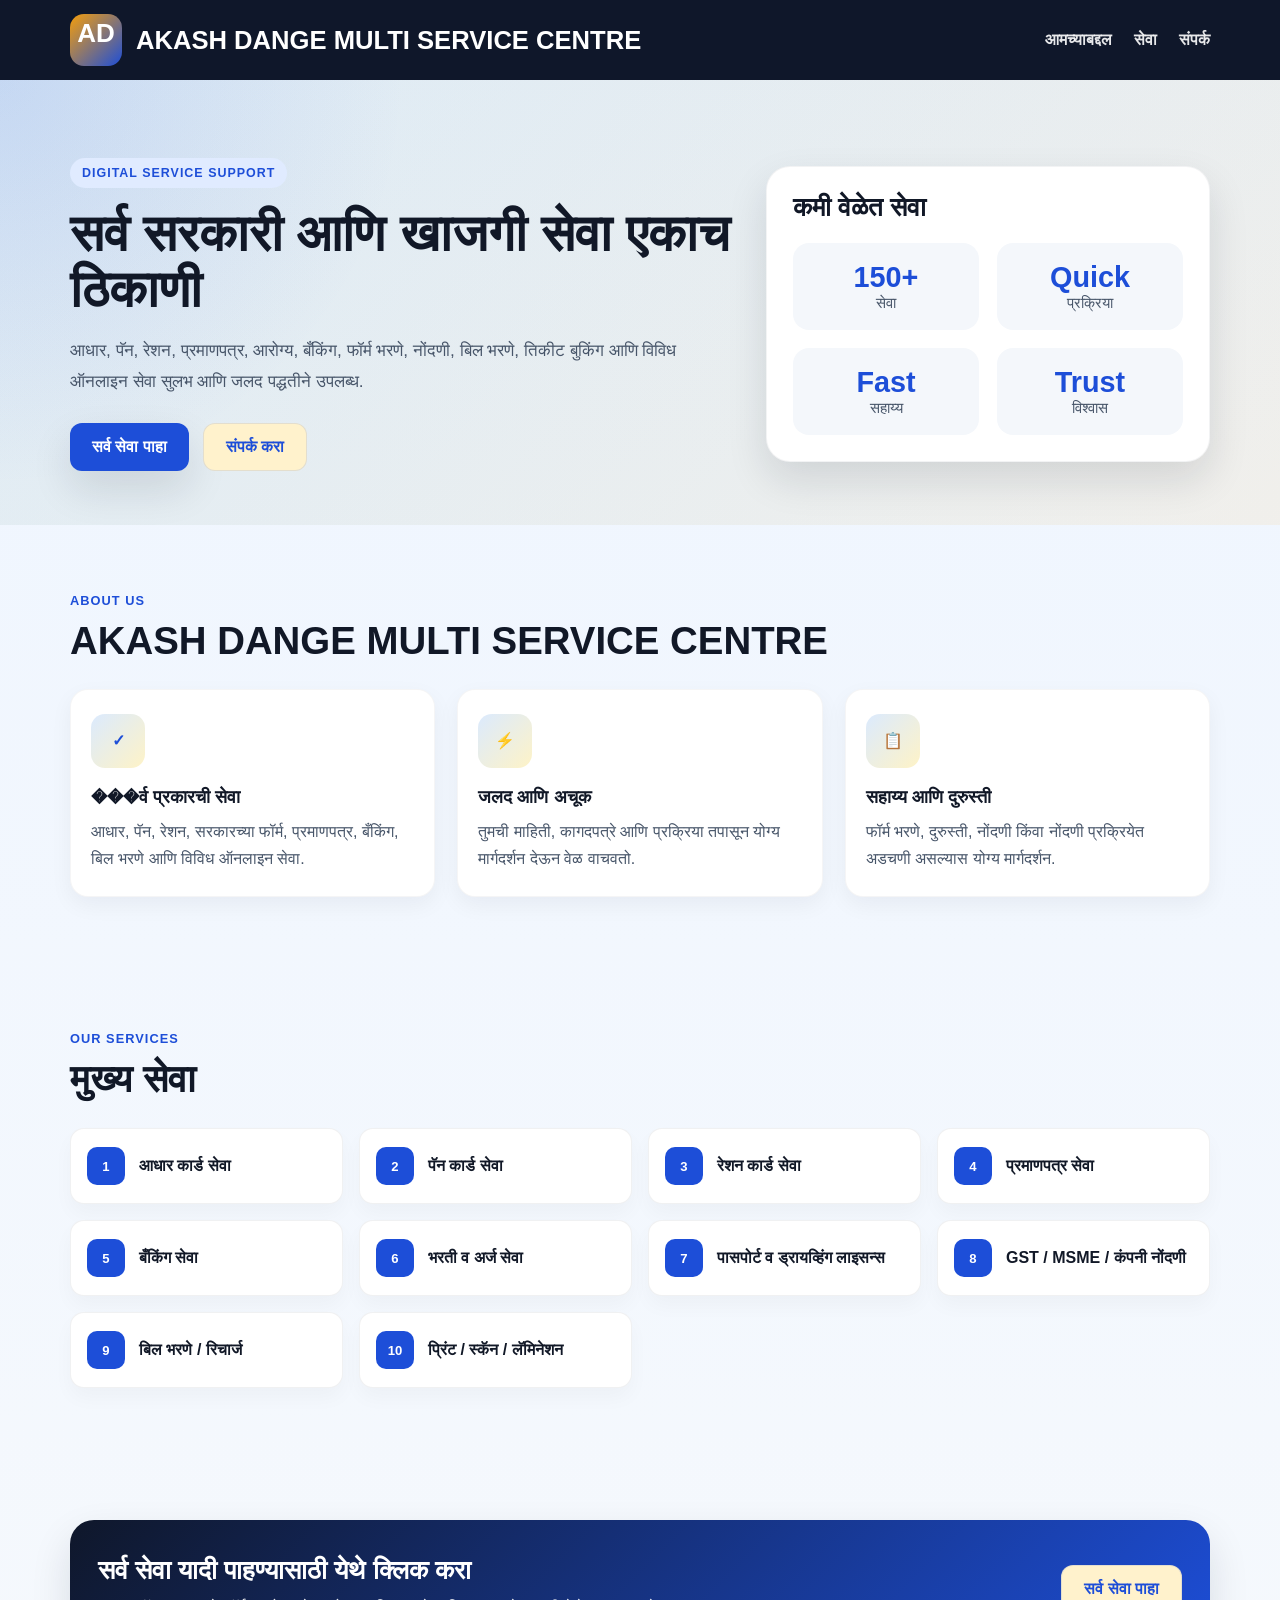
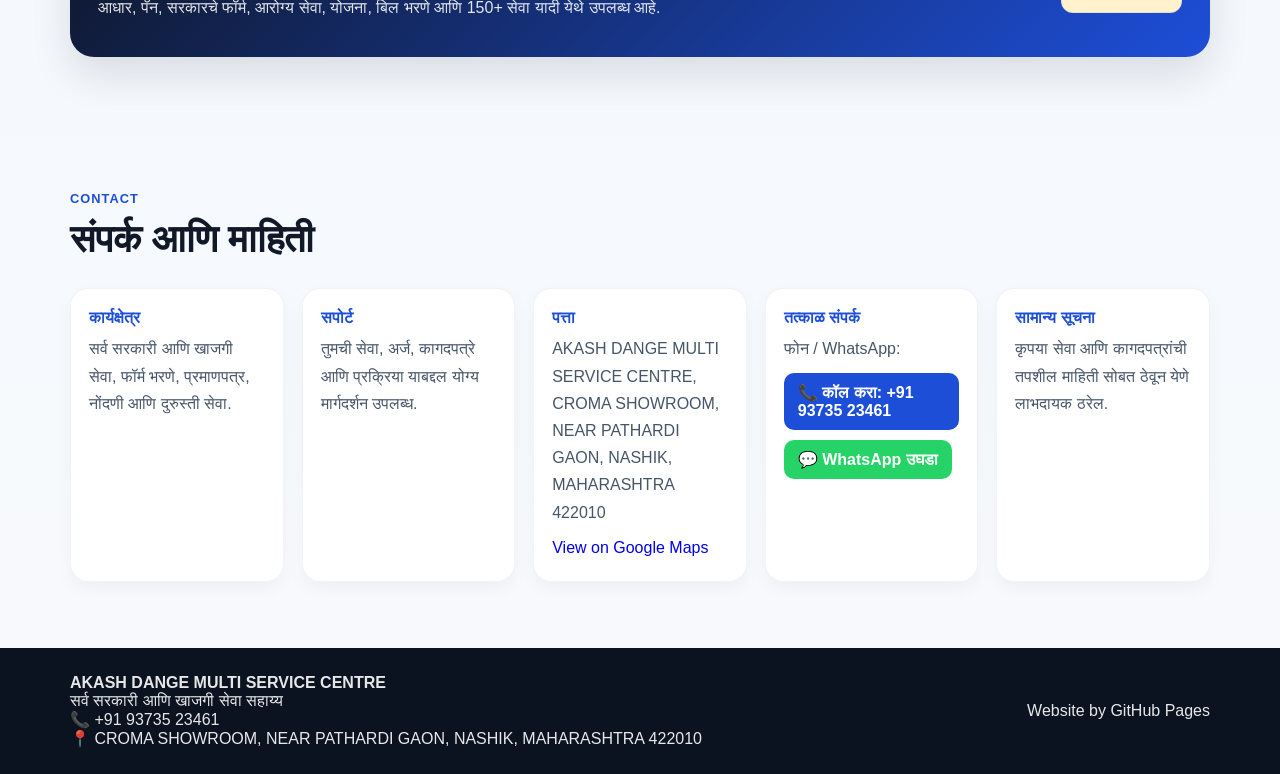
<file: index.html>
<!DOCTYPE html>
<html lang="mr">
  <head>
    <meta charset="UTF-8" />
    <meta name="viewport" content="width=device-width, initial-scale=1.0" />
    <title>AKASH DANGE MULTI SERVICE CENTRE</title>
    <meta name="description" content="AKASH DANGE MULTI SERVICE CENTRE — आधार, पॅन, रेशन, प्रमाणपत्र, फॉर्म, नोंदणी, बिल भरणा आणि विविध सरकारी सेवा." />
    <link rel="icon" type="image/svg+xml" href="assets/logo.svg" />
    <style>
      :root {
        --primary: #1d4ed8;
        --primary-dark: #0f172a;
        --primary-soft: #e0ebff;
        --accent: #f59e0b;
        --accent-soft: #fff2cc;
        --bg: #f4f7fb;
        --card: #ffffff;
        --text: #111827;
        --muted: #475569;
        --success: #16a34a;
        --shadow: 0 18px 40px rgba(15, 23, 42, 0.12);
      }

      * { box-sizing: border-box; }
      html { scroll-behavior: smooth; }
      body {
        margin: 0;
        font-family: "Segoe UI", Tahoma, Geneva, Verdana, sans-serif;
        background: linear-gradient(180deg, #eef5ff 0%, #f8fafc 100%);
        color: var(--text);
      }
      a { text-decoration: none; }
      img { max-width: 100%; display: block; }
      .container { max-width: 1180px; margin: 0 auto; padding: 0 20px; }

      .topbar {
        background: var(--primary-dark);
        color: white;
        padding: 14px 0;
      }
      .topbar .inner {
        display: flex;
        justify-content: space-between;
        align-items: center;
        gap: 16px;
        flex-wrap: wrap;
      }
      .brand {
        display: flex;
        align-items: center;
        gap: 14px;
      }
      .badge {
        width: 52px;
        height: 52px;
        border-radius: 14px;
        background: linear-gradient(135deg, var(--accent), #fbbf24);
        color: #111827;
        display: grid;
        place-items: center;
        font-weight: 800;
        box-shadow: var(--shadow);
      }
      .logo-img { width:52px; height:52px; border-radius:14px; object-fit:cover; }
      .brand h1 {
        font-size: clamp(1rem, 2vw, 1.6rem);
        margin: 0;
      }
      .nav {
        display: flex;
        gap: 22px;
        flex-wrap: wrap;
        justify-content: center;
      }
      .nav a {
        color: rgba(255,255,255,0.9);
        font-weight: 600;
      }

      .hero {
        padding: 78px 0 54px;
        background: radial-gradient(circle at top left, rgba(29,78,216,.12), transparent 30%),
                    linear-gradient(135deg, rgba(14,116,144,.08), rgba(245,158,11,.08));
      }
      .hero-grid {
        display: grid;
        grid-template-columns: 1.2fr 0.8fr;
        gap: 30px;
        align-items: center;
      }
      .eyebrow {
        display: inline-block;
        background: var(--primary-soft);
        color: var(--primary);
        padding: 8px 12px;
        border-radius: 999px;
        font-size: 0.78rem;
        font-weight: 800;
        text-transform: uppercase;
        letter-spacing: 0.08em;
      }
      h2 {
        margin: 18px 0 16px;
        font-size: clamp(2.2rem, 4vw, 4rem);
        line-height: 1.1;
      }
      .hero p {
        color: var(--muted);
        font-size: 1.08rem;
        line-height: 1.8;
        margin: 0;
      }
      .cta-row {
        display: flex;
        flex-wrap: wrap;
        gap: 14px;
        margin-top: 26px;
      }
      .btn {
        display: inline-flex;
        justify-content: center;
        align-items: center;
        padding: 14px 22px;
        border-radius: 12px;
        font-weight: 700;
        transition: 0.2s ease;
      }
      .btn:hover { transform: translateY(-1px); }
      .btn.primary {
        background: var(--primary);
        color: white;
        box-shadow: var(--shadow);
      }
      .btn.secondary {
        background: var(--accent-soft);
        color: var(--primary);
        border: 1px solid rgba(29,78,216,0.12);
      }
      .hero-card {
        background: var(--card);
        border-radius: 24px;
        box-shadow: var(--shadow);
        padding: 26px;
        border: 1px solid rgba(15,23,42,0.05);
      }
      .hero-card h3 {
        margin: 0 0 20px;
        font-size: 1.6rem;
      }
      .mini-grid {
        display: grid;
        grid-template-columns: repeat(2, minmax(120px, 1fr));
        gap: 18px;
      }
      .mini-item {
        background: var(--bg);
        border-radius: 16px;
        padding: 18px 14px;
        text-align: center;
      }
      .mini-item strong {
        display: block;
        font-size: 1.8rem;
        color: var(--primary);
      }
      .mini-item span {
        color: var(--muted);
        font-size: 0.92rem;
      }

      section {
        padding: 66px 0;
      }
      .section-head { margin-bottom: 26px; }
      .section-head small {
        color: var(--primary);
        font-size: 0.8rem;
        font-weight: 800;
        letter-spacing: 0.08em;
        text-transform: uppercase;
      }
      .section-head h3 {
        margin: 10px 0 0;
        font-size: clamp(1.8rem, 3vw, 3rem);
      }

      .card-grid {
        display: grid;
        grid-template-columns: repeat(auto-fit, minmax(220px, 1fr));
        gap: 22px;
      }
      .card {
        background: var(--card);
        border-radius: 18px;
        padding: 24px 20px;
        box-shadow: 0 8px 22px rgba(15, 23, 42, 0.05);
        border: 1px solid rgba(15,23,42,0.04);
      }
      .icon {
        width: 54px;
        height: 54px;
        border-radius: 14px;
        background: linear-gradient(135deg, #dbeafe, #fef3c7);
        display: grid;
        place-items: center;
        font-weight: 800;
        color: var(--primary);
        margin-bottom: 18px;
      }
      .card h4 {
        margin: 0 0 10px;
        font-size: 1.15rem;
      }
      .card p {
        margin: 0;
        color: var(--muted);
        line-height: 1.7;
      }

      .service-grid {
        display: grid;
        grid-template-columns: repeat(auto-fit, minmax(260px, 1fr));
        gap: 16px;
      }
      .service-item {
        display: flex;
        align-items: center;
        gap: 14px;
        background: white;
        border: 1px solid rgba(15,23,42,0.06);
        border-radius: 14px;
        padding: 18px 16px;
        box-shadow: 0 10px 20px rgba(15, 23, 42, 0.03);
      }
      .service-num {
        min-width: 38px;
        height: 38px;
        display: grid;
        place-items: center;
        border-radius: 10px;
        background: var(--primary);
        color: white;
        font-size: 0.82rem;
        font-weight: 800;
      }
      .service-item span {
        font-weight: 600;
        line-height: 1.5;
      }

      .cta-box {
        background: linear-gradient(135deg, var(--primary-dark), var(--primary));
        color: white;
        border-radius: 24px;
        padding: 36px 28px;
        box-shadow: var(--shadow);
      }
      .cta-box .inner {
        display: flex;
        justify-content: space-between;
        align-items: center;
        gap: 18px;
        flex-wrap: wrap;
      }
      .cta-box h3 {
        margin: 0 0 8px;
        font-size: clamp(1.5rem, 2vw, 2.3rem);
      }
      .cta-box p {
        margin: 0;
        color: rgba(255,255,255,0.88);
        line-height: 1.7;
      }

      .contact-box {
        display: grid;
        grid-template-columns: repeat(auto-fit, minmax(210px, 1fr));
        gap: 18px;
      }
      .contact-item {
        background: white;
        border: 1px solid rgba(15,23,42,0.05);
        border-radius: 18px;
        padding: 20px 18px;
        box-shadow: 0 8px 18px rgba(15, 23, 42, 0.04);
      }
      .contact-item strong {
        display: block;
        color: var(--primary);
        margin-bottom: 8px;
      }
      .contact-item p {
        margin: 0;
        line-height: 1.7;
        color: var(--muted);
      }

      .contact-actions { display: flex; gap: 10px; margin-top: 10px; flex-wrap: wrap; }
      .contact-actions a { display: inline-block; padding: 10px 14px; border-radius: 10px; font-weight: 700; }
      .call-btn { background: var(--primary); color: white; }
      .wa-btn { background: #25D366; color: white; }

      footer {
        background: #0b1220;
        color: rgba(255,255,255,0.9);
        padding: 26px 0;
      }
      .footer-row {
        display: flex;
        justify-content: space-between;
        gap: 12px;
        flex-wrap: wrap;
        align-items: center;
      }

      @media (max-width: 900px) {
        .hero-grid { grid-template-columns: 1fr; }
      }
      @media (max-width: 600px) {
        .nav, .footer-row, .cta-box .inner {
          justify-content: center;
          text-align: center;
        }
        .brand {
          width: 100%;
          justify-content: center;
        }
      }
    </style>
  </head>
  <body>
    <div class="topbar">
      <div class="container inner">
        <div class="brand">
          <img src="assets/logo.svg" alt="AKASH DANGE logo" class="logo-img" width="52" height="52" />
          <h1>AKASH DANGE MULTI SERVICE CENTRE</h1>
        </div>
        <nav class="nav" aria-label="Main navigation">
          <a href="#about">आमच्याबद्दल</a>
          <a href="#services">सेवा</a>
          <a href="#contact">संपर्क</a>
        </nav>
      </div>
    </div>

    <header class="hero">
      <div class="container hero-grid">
        <div>
          <span class="eyebrow">Digital Service Support</span>
          <h2>सर्व सरकारी आणि खाजगी सेवा एकाच ठिकाणी</h2>
          <p>
            आधार, पॅन, रेशन, प्रमाणपत्र, आरोग्य, बँकिंग, फॉर्म भरणे, नोंदणी,
            बिल भरणे, तिकीट बुकिंग आणि विविध ऑनलाइन सेवा सुलभ आणि जलद पद्धतीने उपलब्ध.
          </p>

          <div class="cta-row">
            <a class="btn primary" href="services.md">सर्व सेवा पाहा</a>
            <a class="btn secondary" href="#contact">संपर्क करा</a>
          </div>
        </div>

        <div class="hero-card">
          <h3>कमी वेळेत सेवा</h3>
          <div class="mini-grid">
            <div class="mini-item">
              <strong>150+</strong>
              <span>सेवा</span>
            </div>
            <div class="mini-item">
              <strong>Quick</strong>
              <span>प्रक्रिया</span>
            </div>
            <div class="mini-item">
              <strong>Fast</strong>
              <span>सहाय्य</span>
            </div>
            <div class="mini-item">
              <strong>Trust</strong>
              <span>विश्वास</span>
            </div>
          </div>
        </div>
      </div>
    </header>

    <main>
      <section id="about">
        <div class="container">
          <div class="section-head">
            <small>About Us</small>
            <h3>AKASH DANGE MULTI SERVICE CENTRE</h3>
          </div>

          <div class="card-grid">
            <article class="card">
              <div class="icon">✓</div>
              <h4>���र्व प्रकारची सेवा</h4>
              <p>आधार, पॅन, रेशन, सरकारच्या फॉर्म, प्रमाणपत्र, बँकिंग, बिल भरणे आणि विविध ऑनलाइन सेवा.</p>
            </article>

            <article class="card">
              <div class="icon">⚡</div>
              <h4>जलद आणि अचूक</h4>
              <p>तुमची माहिती, कागदपत्रे आणि प्रक्रिया तपासून योग्य मार्गदर्शन देऊन वेळ वाचवतो.</p>
            </article>

            <article class="card">
              <div class="icon">📋</div>
              <h4>सहाय्य आणि दुरुस्ती</h4>
              <p>फॉर्म भरणे, दुरुस्ती, नोंदणी किंवा नोंदणी प्रक्रियेत अडचणी असल्यास योग्य मार्गदर्शन.</p>
            </article>
          </div>
        </div>
      </section>

      <section id="services">
        <div class="container">
          <div class="section-head">
            <small>Our Services</small>
            <h3>मुख्य सेवा</h3>
          </div>

          <div class="service-grid">
            <div class="service-item"><div class="service-num">1</div><span>आधार कार्ड सेवा</span></div>
            <div class="service-item"><div class="service-num">2</div><span>पॅन कार्ड सेवा</span></div>
            <div class="service-item"><div class="service-num">3</div><span>रेशन कार्ड सेवा</span></div>
            <div class="service-item"><div class="service-num">4</div><span>प्रमाणपत्र सेवा</span></div>
            <div class="service-item"><div class="service-num">5</div><span>बँकिंग सेवा</span></div>
            <div class="service-item"><div class="service-num">6</div><span>भरती व अर्ज सेवा</span></div>
            <div class="service-item"><div class="service-num">7</div><span>पासपोर्ट व ड्रायव्हिंग लाइसन्स</span></div>
            <div class="service-item"><div class="service-num">8</div><span>GST / MSME / कंपनी नोंदणी</span></div>
            <div class="service-item"><div class="service-num">9</div><span>बिल भरणे / रिचार्ज</span></div>
            <div class="service-item"><div class="service-num">10</div><span>प्रिंट / स्कॅन / लॅमिनेशन</span></div>
          </div>
        </div>
      </section>

      <section>
        <div class="container">
          <div class="cta-box">
            <div class="inner">
              <div>
                <h3>सर्व सेवा यादी पाहण्यासाठी येथे क्लिक करा</h3>
                <p>आधार, पॅन, सरकारचे फॉर्म, आरोग्य सेवा, योजना, बिल भरणे आणि 150+ सेवा यादी येथे उपलब्ध आहे.</p>
              </div>
              <a href="services.md" class="btn secondary">सर्व सेवा पाहा</a>
            </div>
          </div>
        </div>
      </section>

      <section id="contact">
        <div class="container">
          <div class="section-head">
            <small>Contact</small>
            <h3>संपर्क आणि माहिती</h3>
          </div>

          <div class="contact-box">
            <div class="contact-item">
              <strong>कार्यक्षेत्र</strong>
              <p>सर्व सरकारी आणि खाजगी सेवा, फॉर्म भरणे, प्रमाणपत्र, नोंदणी आणि दुरुस्ती सेवा.</p>
            </div>

            <div class="contact-item">
              <strong>सपोर्ट</strong>
              <p>तुमची सेवा, अर्ज, कागदपत्रे आणि प्रक्रिया याबद्दल योग्य मार्गदर्शन उपलब्ध.</p>
            </div>

            <div class="contact-item">
              <strong>पत्ता</strong>
              <p>AKASH DANGE MULTI SERVICE CENTRE, CROMA SHOWROOM, NEAR PATHARDI GAON, NASHIK, MAHARASHTRA 422010</p>
              <p style="margin-top:8px;"><a target="_blank" rel="noopener" href="https://www.google.com/maps/search/?api=1&query=AKASH+DANGE+MULTI+SERVICE+CENTRE+CROMA+SHOWROOM+NEAR+PATHARDI+GAON+NASHIK+MAHARASHTRA+422010">View on Google Maps</a></p>
            </div>

            <div class="contact-item">
              <strong>तत्काळ संपर्क</strong>
              <p>फोन / WhatsApp:</p>
              <div class="contact-actions">
                <a class="call-btn" href="tel:+919373523461">📞 कॉल करा: +91 93735 23461</a>
                <a class="wa-btn" target="_blank" rel="noopener" href="https://wa.me/919373523461">💬 WhatsApp उघडा</a>
              </div>
            </div>

            <div class="contact-item">
              <strong>सामान्य सूचना</strong>
              <p>कृपया सेवा आणि कागदपत्रांची तपशील माहिती सोबत ठेवून येणे लाभदायक ठरेल.</p>
            </div>
          </div>
        </div>
      </section>
    </main>

    <footer>
      <div class="container footer-row">
        <div>
          <strong>AKASH DANGE MULTI SERVICE CENTRE</strong><br />
          सर्व सरकारी आणि खाजगी सेवा सहाय्य<br />
          📞 +91 93735 23461<br />
          📍 CROMA SHOWROOM, NEAR PATHARDI GAON, NASHIK, MAHARASHTRA 422010
        </div>
        <div>Website by GitHub Pages</div>
      </div>
    </footer>
  </body>
</html>
</file>
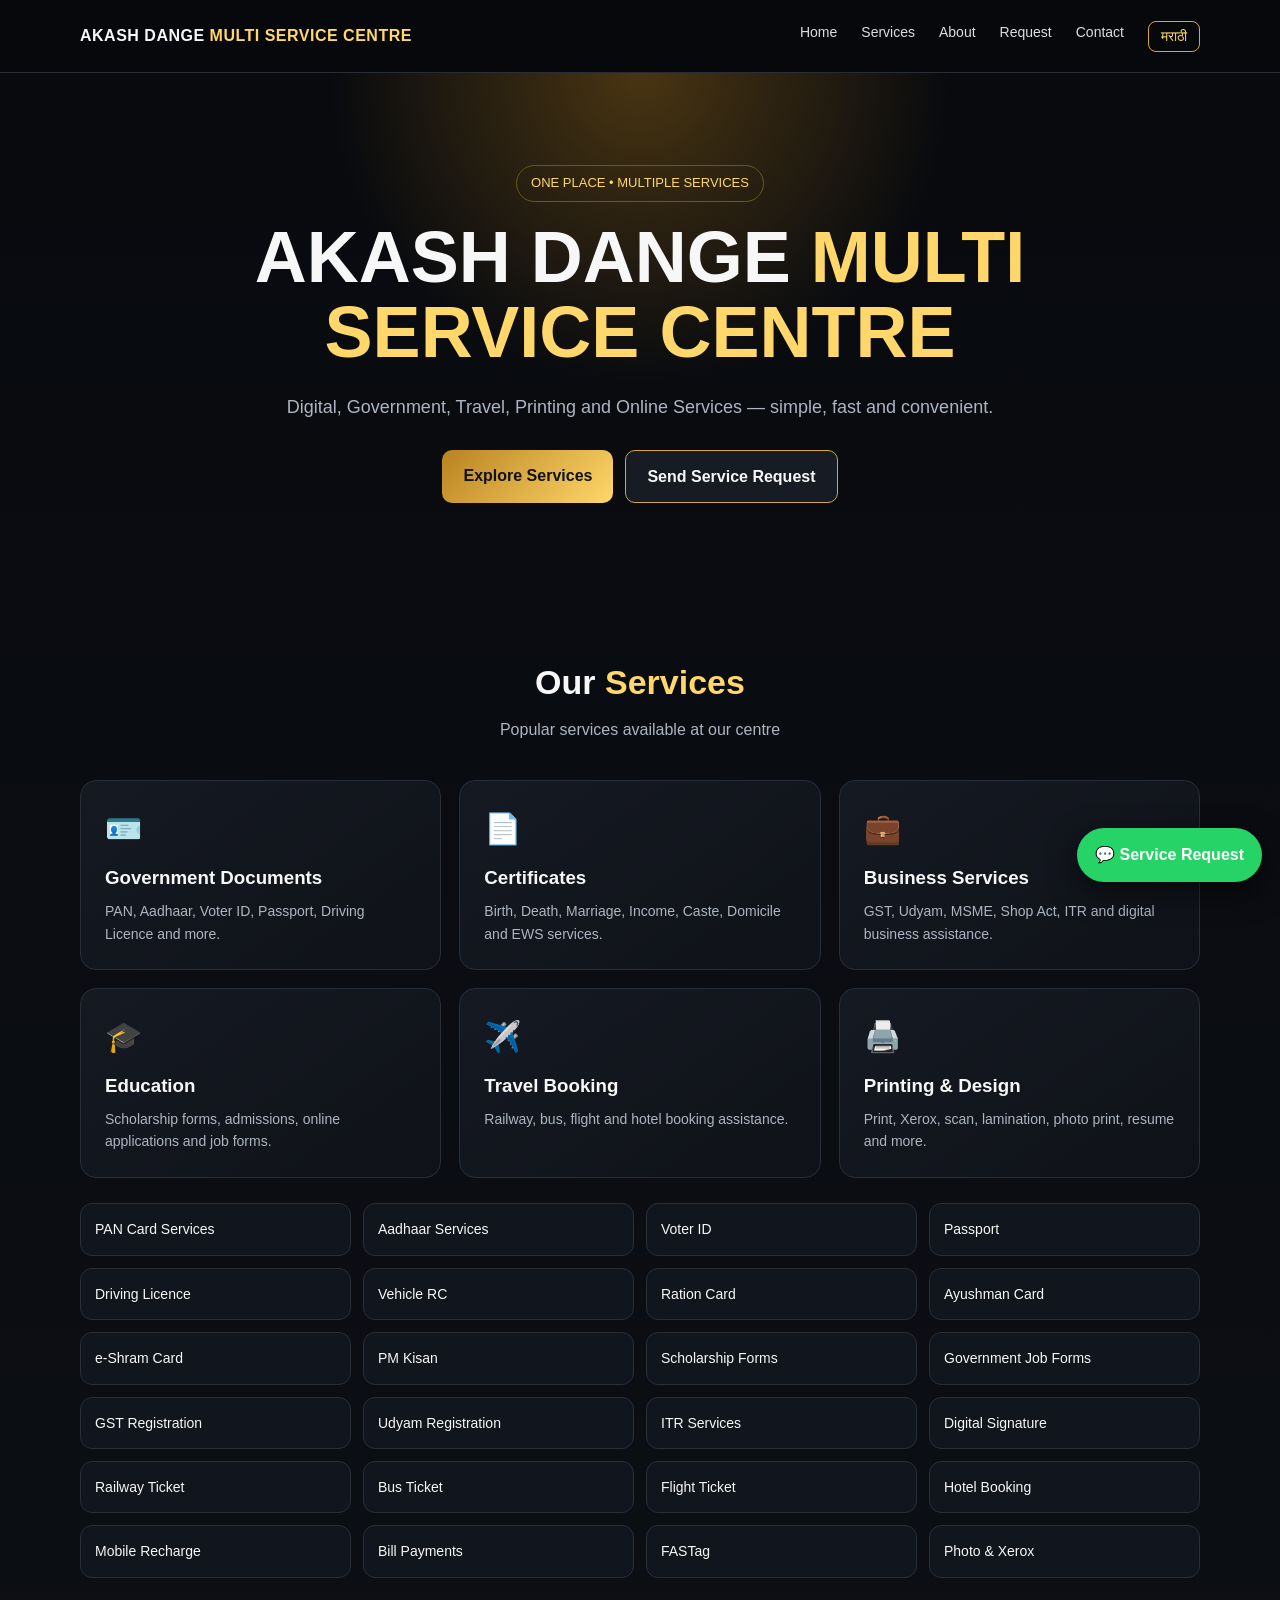
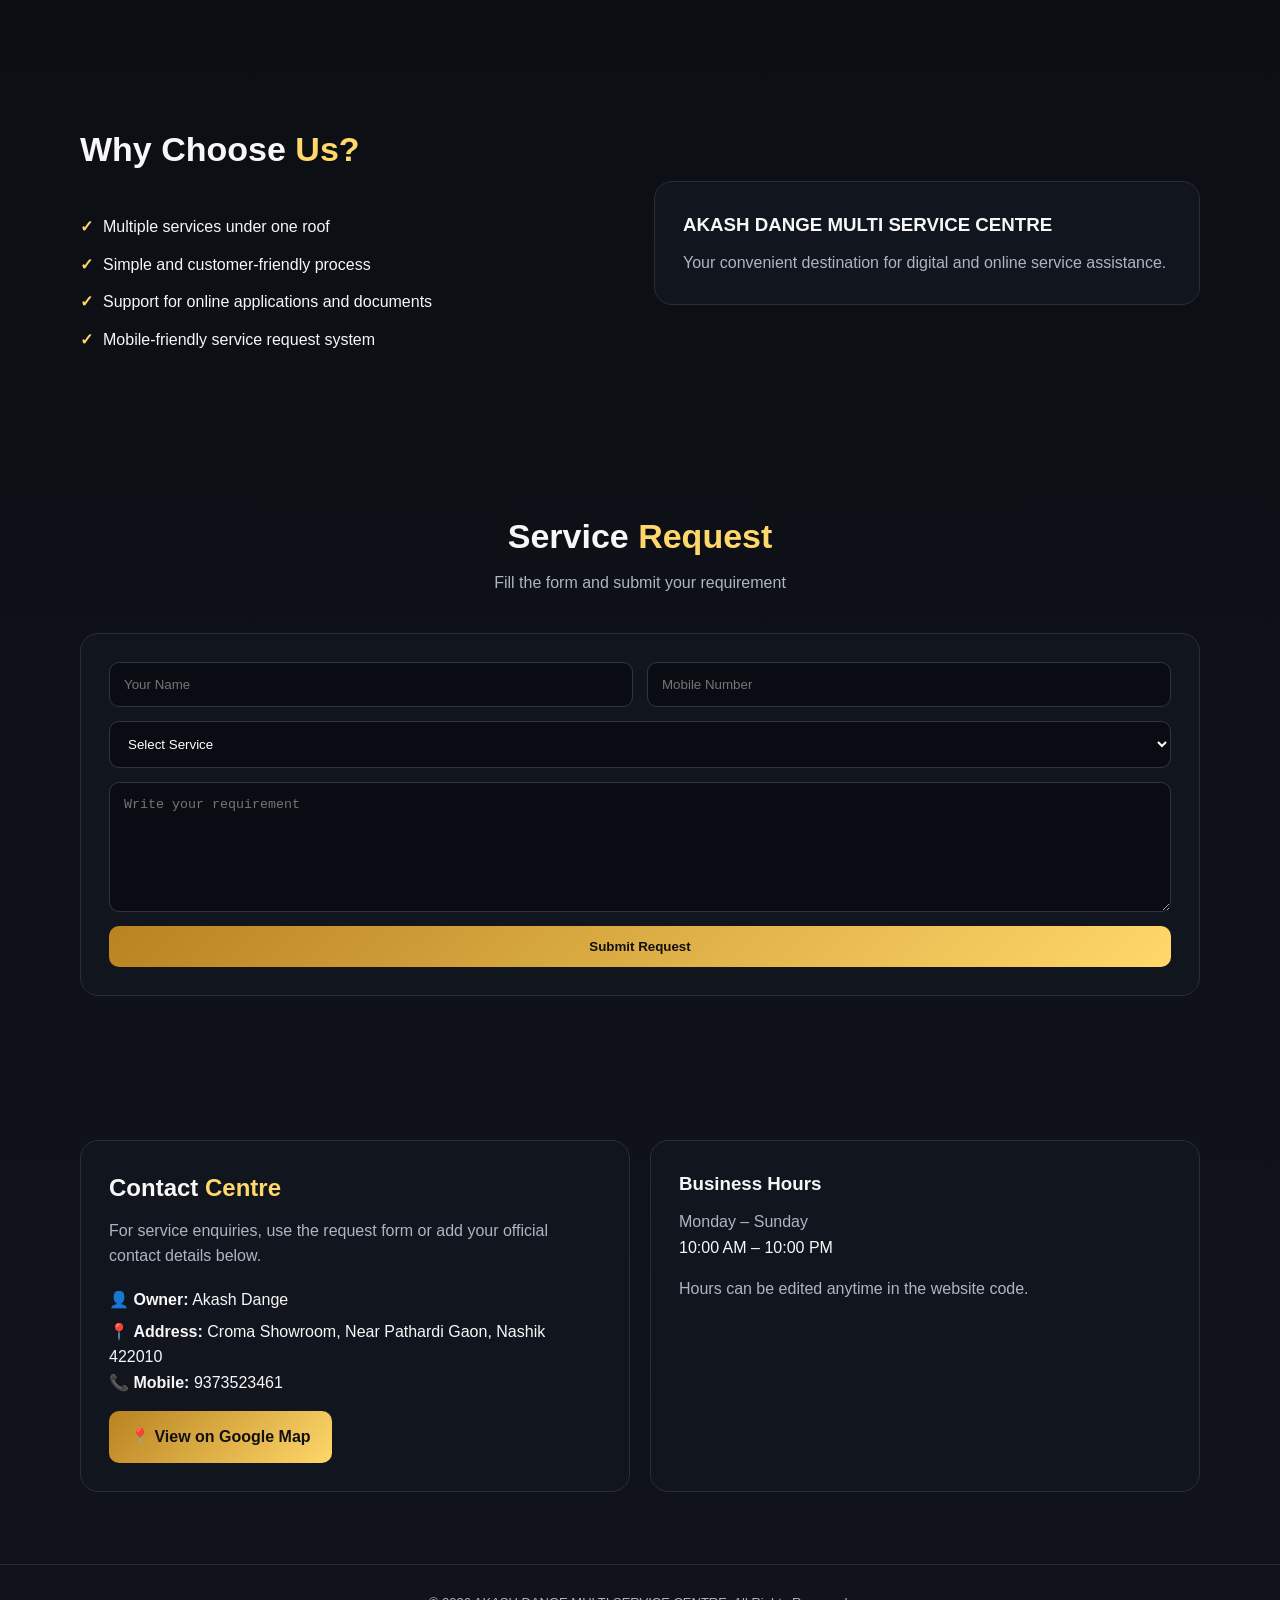
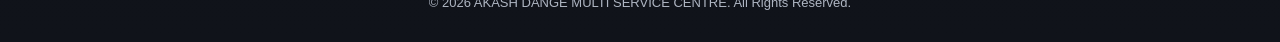
<file: AKASH DANGE MULTI SERVICE CENTRE (1).html>
<!DOCTYPE html>
<html lang="en">
<head>
<meta charset="UTF-8">
<meta name="viewport" content="width=device-width, initial-scale=1.0">
<meta name="description" content="AKASH DANGE MULTI SERVICE CENTRE - Digital, Government, Travel, Printing and Online Services.">
<title>AKASH DANGE MULTI SERVICE CENTRE</title>
<style>
:root{--gold:#d8a63c;--gold2:#ffd76a;--dark:#090b10;--card:#121620;--text:#f7f7f7;--muted:#aeb5c2}
*{box-sizing:border-box;margin:0;padding:0}
html{scroll-behavior:smooth}
body{font-family:Arial,Helvetica,sans-serif;background:linear-gradient(180deg,#080a0e,#10131a);color:var(--text);line-height:1.6}
a{text-decoration:none;color:inherit}
.container{width:min(1120px,92%);margin:auto}
header{position:sticky;top:0;z-index:10;background:rgba(7,9,13,.92);backdrop-filter:blur(12px);border-bottom:1px solid #292d35}
.nav{height:72px;display:flex;align-items:center;justify-content:space-between}
.logo{font-weight:900;letter-spacing:.5px}.logo span{color:var(--gold2)}
nav{display:flex;gap:24px}nav a{color:#ddd;font-size:14px}nav a:hover{color:var(--gold2)}
.menu{display:none;background:none;border:0;color:white;font-size:28px}
.lang{background:none;border:1px solid var(--gold);color:var(--gold2);padding:6px 12px;border-radius:8px;cursor:pointer;font-size:14px}
.hero{padding:92px 0 80px;text-align:center;background:radial-gradient(circle at 50% 0,#493512 0,transparent 38%)}
.badge{display:inline-block;border:1px solid #71551f;color:var(--gold2);padding:7px 14px;border-radius:999px;font-size:13px;margin-bottom:18px}
h1{font-size:clamp(38px,7vw,72px);line-height:1.05;max-width:900px;margin:auto}
.gold{color:var(--gold2)}
.hero p{max-width:720px;margin:22px auto;color:var(--muted);font-size:18px}
.btns{display:flex;gap:12px;justify-content:center;flex-wrap:wrap;margin-top:28px}
.btn{padding:13px 21px;border-radius:10px;font-weight:800;border:1px solid var(--gold);display:inline-block}
.primary{background:linear-gradient(135deg,#b98320,#ffd76a);color:#111;border:0}
.secondary{background:#171b23}
section{padding:72px 0}.section-title{text-align:center;margin-bottom:38px}.section-title h2{font-size:34px}.section-title p{color:var(--muted);margin-top:7px}
.grid{display:grid;grid-template-columns:repeat(3,1fr);gap:18px}
.card{background:linear-gradient(145deg,#151922,#0f1218);border:1px solid #292e38;border-radius:16px;padding:24px;transition:.25s}
.card:hover{transform:translateY(-4px);border-color:#806021}
.icon{font-size:30px;margin-bottom:10px}.card h3{margin-bottom:7px}.card p{color:var(--muted);font-size:14px}
.service-grid{display:grid;grid-template-columns:repeat(4,1fr);gap:12px}
.service{padding:14px;border:1px solid #292e38;border-radius:12px;background:#11151d;font-size:14px}
.about{display:grid;grid-template-columns:1fr 1fr;gap:28px;align-items:center}
.panel{background:#11151d;border:1px solid #292e38;border-radius:18px;padding:28px}
ul{list-style:none}.check{margin:12px 0}.check::before{content:"✓";color:var(--gold2);font-weight:bold;margin-right:10px}
form{display:grid;gap:14px}.row{display:grid;grid-template-columns:1fr 1fr;gap:14px}
input,textarea,select{width:100%;padding:14px;border-radius:10px;border:1px solid #303642;background:#090c12;color:#fff;outline:none}
textarea{min-height:130px;resize:vertical}.submit{cursor:pointer}
.contact{display:grid;grid-template-columns:1fr 1fr;gap:20px}
footer{border-top:1px solid #292d35;padding:28px 0;color:var(--muted);text-align:center;font-size:13px}
.float{position:fixed;right:18px;bottom:18px;background:#25d366;color:white;padding:14px 18px;border-radius:999px;font-weight:bold;box-shadow:0 10px 30px #0008}
@media(max-width:800px){nav{display:none}.menu{display:block}.grid{grid-template-columns:1fr 1fr}.service-grid{grid-template-columns:1fr 1fr}.about,.contact{grid-template-columns:1fr}}
@media(max-width:520px){.grid,.service-grid,.row{grid-template-columns:1fr}.hero{padding:65px 0}.hero p{font-size:16px}section{padding:52px 0}}
</style>
</head>
<body>
<header><div class="container nav">
<a class="logo" href="#home">AKASH DANGE <span>MULTI SERVICE CENTRE</span></a>
<button class="menu" onclick="toggleNav()">☰</button>
<nav id="nav"><a href="#home" data-mr="मुख्यपृष्ठ">Home</a><a href="#services" data-mr="सेवा">Services</a><a href="#about" data-mr="आमच्याबद्दल">About</a><a href="#request" data-mr="विनंती">Request</a><a href="#contact" data-mr="संपर्क">Contact</a><button class="lang" id="langBtn" onclick="toggleLang()">मराठी</button></nav>
</div></header>

<main id="home">
<section class="hero"><div class="container">
<div class="badge">ONE PLACE • MULTIPLE SERVICES</div>
<h1>AKASH DANGE <span class="gold">MULTI SERVICE CENTRE</span></h1>
<p data-mr="डिजिटल, सरकारी, प्रवास, प्रिंटिंग आणि ऑनलाईन सेवा — सोप्या, जलद आणि सोयीस्कर.">Digital, Government, Travel, Printing and Online Services — simple, fast and convenient.</p>
<div class="btns"><a class="btn primary" href="#services" data-mr="सेवा पहा">Explore Services</a><a class="btn secondary" href="#request" data-mr="सेवा विनंती पाठवा">Send Service Request</a></div>
</div></section>

<section id="services"><div class="container">
<div class="section-title"><h2 data-mr='आमच्या <span class="gold">सेवा</span>'>Our <span class="gold">Services</span></h2><p data-mr="आमच्या केंद्रावर उपलब्ध लोकप्रिय सेवा">Popular services available at our centre</p></div>
<div class="grid">
<div class="card"><div class="icon">🪪</div><h3>Government Documents</h3><p>PAN, Aadhaar, Voter ID, Passport, Driving Licence and more.</p></div>
<div class="card"><div class="icon">📄</div><h3>Certificates</h3><p>Birth, Death, Marriage, Income, Caste, Domicile and EWS services.</p></div>
<div class="card"><div class="icon">💼</div><h3>Business Services</h3><p>GST, Udyam, MSME, Shop Act, ITR and digital business assistance.</p></div>
<div class="card"><div class="icon">🎓</div><h3>Education</h3><p>Scholarship forms, admissions, online applications and job forms.</p></div>
<div class="card"><div class="icon">✈️</div><h3>Travel Booking</h3><p>Railway, bus, flight and hotel booking assistance.</p></div>
<div class="card"><div class="icon">🖨️</div><h3>Printing & Design</h3><p>Print, Xerox, scan, lamination, photo print, resume and more.</p></div>
</div>
<br>
<div class="service-grid">
<div class="service">PAN Card Services</div><div class="service">Aadhaar Services</div><div class="service">Voter ID</div><div class="service">Passport</div>
<div class="service">Driving Licence</div><div class="service">Vehicle RC</div><div class="service">Ration Card</div><div class="service">Ayushman Card</div>
<div class="service">e-Shram Card</div><div class="service">PM Kisan</div><div class="service">Scholarship Forms</div><div class="service">Government Job Forms</div>
<div class="service">GST Registration</div><div class="service">Udyam Registration</div><div class="service">ITR Services</div><div class="service">Digital Signature</div>
<div class="service">Railway Ticket</div><div class="service">Bus Ticket</div><div class="service">Flight Ticket</div><div class="service">Hotel Booking</div>
<div class="service">Mobile Recharge</div><div class="service">Bill Payments</div><div class="service">FASTag</div><div class="service">Photo & Xerox</div>
</div>
</div></section>

<section id="about"><div class="container about">
<div><div class="section-title" style="text-align:left"><h2>Why Choose <span class="gold">Us?</span></h2></div>
<ul><li class="check">Multiple services under one roof</li><li class="check">Simple and customer-friendly process</li><li class="check">Support for online applications and documents</li><li class="check">Mobile-friendly service request system</li></ul></div>
<div class="panel"><h3>AKASH DANGE MULTI SERVICE CENTRE</h3><p style="color:var(--muted);margin-top:10px">Your convenient destination for digital and online service assistance.</p></div>
</div></section>

<section id="request"><div class="container">
<div class="section-title"><h2 data-mr='सेवा <span class="gold">विनंती</span>'>Service <span class="gold">Request</span></h2><p data-mr="फॉर्म भरा आणि तुमची गरज कळवा">Fill the form and submit your requirement</p></div>
<div class="panel"><form onsubmit="submitRequest(event)">
<div class="row"><input id="name" required placeholder="Your Name"><input id="mobile" required placeholder="Mobile Number" inputmode="numeric"></div>
<select id="service" required><option value="">Select Service</option><option>PAN Card</option><option>Aadhaar Service</option><option>Passport</option><option>Driving Licence</option><option>Certificate</option><option>GST / Udyam</option><option>Travel Booking</option><option>Printing / Xerox</option><option>Other</option></select>
<textarea id="message" placeholder="Write your requirement"></textarea>
<button class="btn primary submit" type="submit">Submit Request</button>
</form></div>
</div></section>

<section id="contact"><div class="container contact">
<div class="panel"><h2 data-mr='संपर्क <span class="gold">केंद्र</span>'>Contact <span class="gold">Centre</span></h2><p style="color:var(--muted);margin-top:10px">For service enquiries, use the request form or add your official contact details below.</p><p style="margin-top:18px">👤 <strong>Owner:</strong> Akash Dange</p><p style="margin-top:6px">📍 <strong>Address:</strong> Croma Showroom, Near Pathardi Gaon, Nashik 422010</p><p>📞 <strong>Mobile:</strong> <a href="tel:9373523461">9373523461</a></p><p style="margin-top:16px"><a class="btn primary" href="https://www.google.com/maps/search/?api=1&query=Croma+Showroom+Pathardi+Gaon+Nashik+422010" target="_blank" rel="noopener" data-mr="📍 Google Map वर पहा">📍 View on Google Map</a></p></div>
<div class="panel"><h3 data-mr="कामाची वेळ">Business Hours</h3><p style="color:var(--muted);margin-top:10px">Monday – Sunday</p><p>10:00 AM – 10:00 PM</p><p style="color:var(--muted);margin-top:15px">Hours can be edited anytime in the website code.</p></div>
</div></section>
</main>

<footer>© 2026 AKASH DANGE MULTI SERVICE CENTRE. All Rights Reserved.</footer>
<a class="float" href="#request">💬 Service Request</a>

<script>
function toggleNav(){const n=document.getElementById('nav');n.style.display=n.style.display==='flex'?'none':'flex';n.style.flexDirection='column';n.style.position='absolute';n.style.right='4%';n.style.top='65px';n.style.background='#0b0e14';n.style.padding='18px';n.style.border='1px solid #292e38';n.style.borderRadius='12px'}
let mr=false;
function toggleLang(){mr=!mr;document.querySelectorAll('[data-mr]').forEach(e=>{if(!e.dataset.en)e.dataset.en=e.innerHTML;e.innerHTML=mr?e.dataset.mr:e.dataset.en});document.documentElement.lang=mr?'mr':'en';document.getElementById('langBtn').textContent=mr?'English':'मराठी'}
function submitRequest(e){
 e.preventDefault();
 const name=document.getElementById('name').value;
 const service=document.getElementById('service').value;
 const mobile=document.getElementById('mobile').value;
 const msg=document.getElementById('message').value;
 const text='Namaste, mala service havi aahe.\nName: '+name+'\nMobile: '+mobile+'\nService: '+service+(msg?'\nDetails: '+msg:'');
 window.open('https://wa.me/919373523461?text='+encodeURIComponent(text),'_blank');
}
</script>
</body>
</html>
</file>
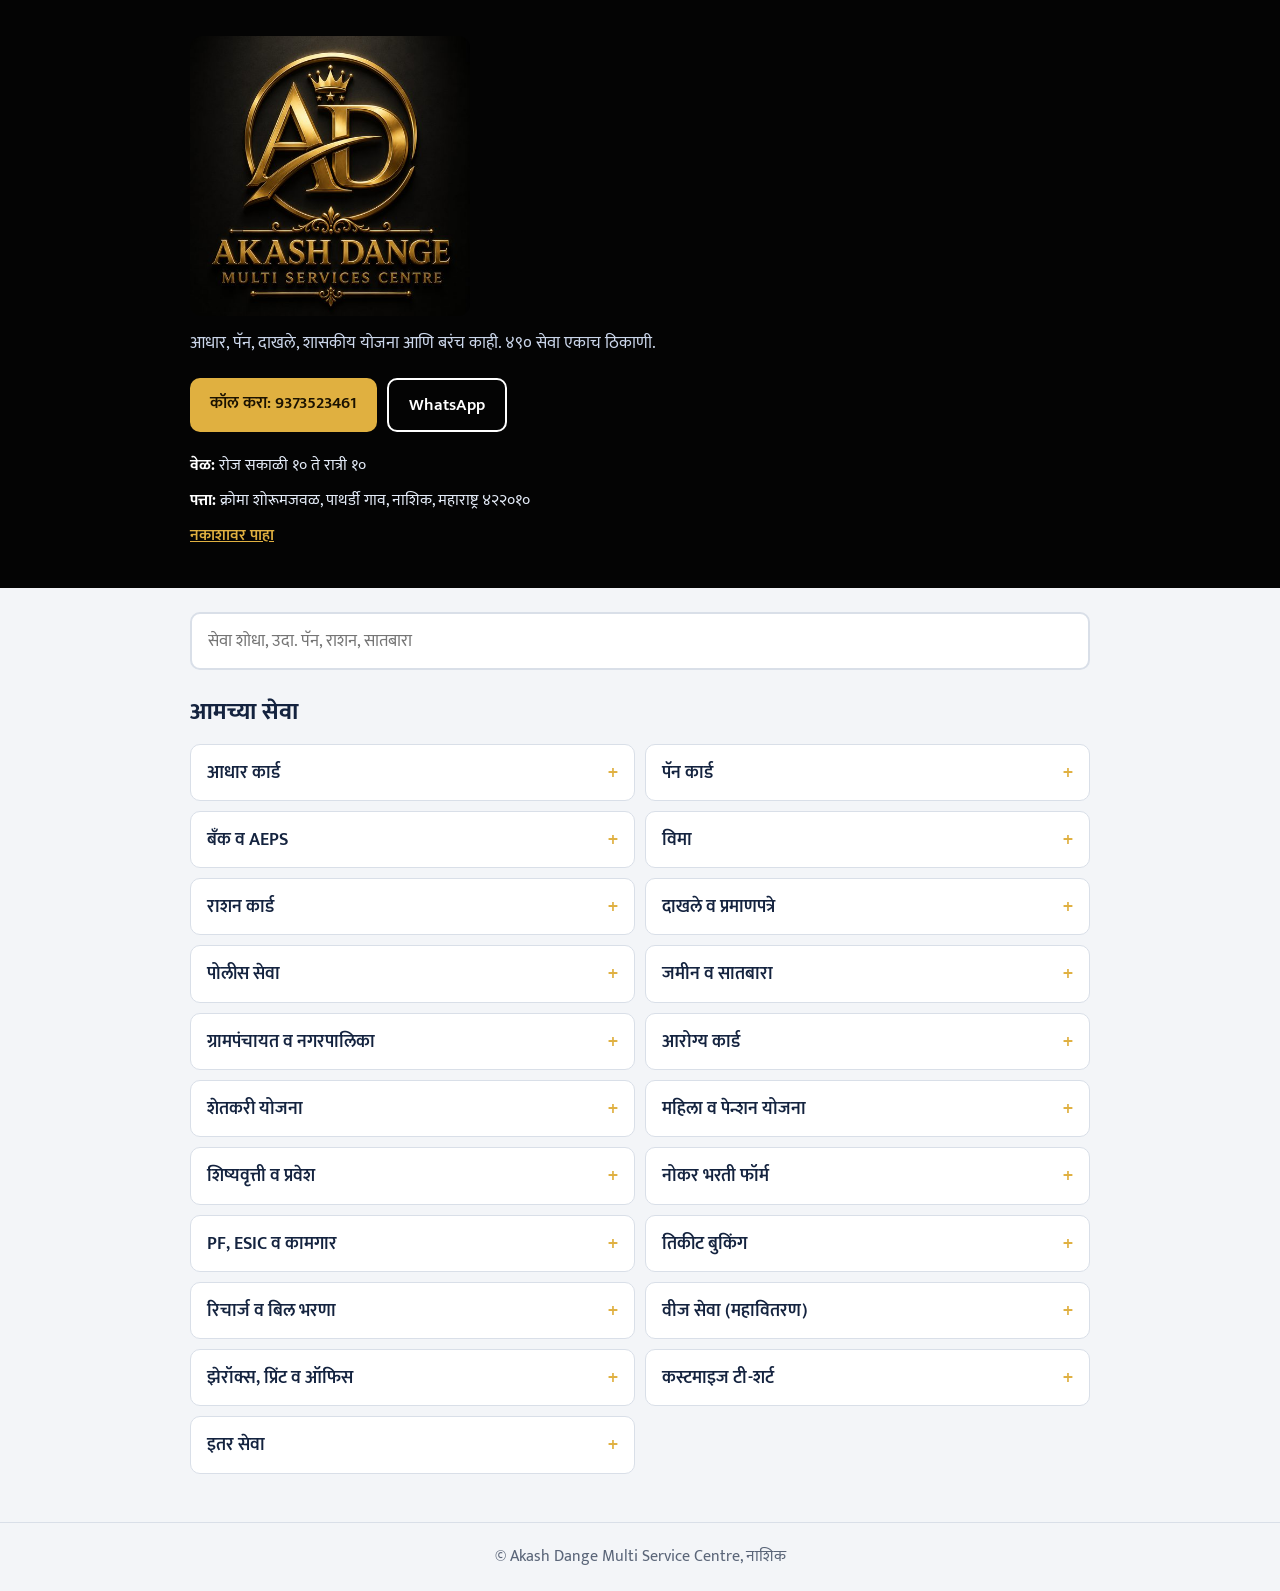
<file: Akash Dange Multi Service Centre (2).html>
<!DOCTYPE html>
<html lang="mr">
<head>
<meta charset="utf-8">
<meta name="viewport" content="width=device-width, initial-scale=1, viewport-fit=cover">
<title>Akash Dange Multi Service Centre</title>
<link href="https://fonts.googleapis.com/css2?family=Mukta:wght@400;600;800&display=swap" rel="stylesheet">
<style>
:root{--bg:#f3f5f8;--card:#fff;--ink:#14233f;--mute:#5b6679;--brand:#040404;--acc:#e0b040;--onbrand:#fff;--line:#d9dfe8;color-scheme:light;box-sizing:border-box;padding-top:env(safe-area-inset-top,0px);padding-bottom:env(safe-area-inset-bottom,0px)}
@media (prefers-color-scheme:dark){:root:not([data-theme="light"]){--bg:#0e1626;--card:#16213a;--ink:#eaf0fa;--mute:#9fb0cc;--brand:#040404;--line:#26365a;color-scheme:dark}}
:root[data-theme="dark"]{--bg:#0e1626;--card:#16213a;--ink:#eaf0fa;--mute:#9fb0cc;--brand:#040404;--line:#26365a;color-scheme:dark}
*{box-sizing:border-box}
body{margin:0;background:var(--bg);color:var(--ink);font-family:'Mukta','Noto Sans Devanagari',system-ui,sans-serif;line-height:1.55}
.hero{background:var(--brand);color:var(--onbrand);padding:36px 20px 40px}
.wrap{max-width:900px;margin:0 auto}
h1{font-size:clamp(2rem,8vw,3.4rem);line-height:1.1;font-weight:800;margin:0 0 6px;letter-spacing:-.01em}
.sub{margin:0 0 22px;color:#cbd6ea;font-size:1.05rem}
.btns{display:flex;gap:10px;flex-wrap:wrap}
.btn{display:inline-block;padding:12px 20px;border-radius:10px;font-weight:600;text-decoration:none;font-size:1.05rem}
.call{background:var(--acc);color:#1b1200}
.wa{background:transparent;color:#fff;border:2px solid #fff}
.info{display:grid;gap:10px;margin-top:22px;color:#e4ebf7}
.info b{color:#fff}
main{padding:24px 16px 48px}
.s{width:100%;padding:14px 16px;border:2px solid var(--line);border-radius:10px;background:var(--card);color:var(--ink);font:inherit;font-size:1.05rem}
.s:focus-visible,.btn:focus-visible,summary:focus-visible{outline:3px solid var(--acc);outline-offset:2px}
h2{font-size:1.5rem;margin:24px 0 12px}
.grid{display:grid;gap:10px}
details{background:var(--card);border:1px solid var(--line);border-radius:10px;padding:0 16px}
summary{cursor:pointer;font-weight:600;font-size:1.1rem;padding:14px 0;list-style:none;display:flex;justify-content:space-between;gap:10px}
summary::after{content:"+";color:var(--acc);font-weight:800}
details[open] summary::after{content:"−"}
ul{margin:0 0 14px;padding-left:20px;color:var(--mute)}
.none{display:none;color:var(--mute);margin-top:14px}
footer{padding:22px 16px;text-align:center;color:var(--mute);border-top:1px solid var(--line)}
@media (min-width:700px){.grid{grid-template-columns:1fr 1fr}}
.logo{display:block;width:min(280px,72vw);height:auto;margin:0 0 14px;border-radius:12px}.sr{position:absolute;width:1px;height:1px;overflow:hidden;clip:rect(0 0 0 0)}
</style>
</head>
<body>
<header class="hero"><div class="wrap">
<img class="logo" src="[data-uri]" alt="Akash Dange Multi Services Centre logo">
<h1 class="sr">Akash Dange<br>Multi Service Centre</h1>
<p class="sub">आधार, पॅन, दाखले, शासकीय योजना आणि बरंच काही. ४९० सेवा एकाच ठिकाणी.</p>
<div class="btns">
<a class="btn call" href="tel:+919373523461">कॉल करा: 9373523461</a>
<a class="btn wa" href="https://wa.me/919373523461">WhatsApp</a>
</div>
<div class="info">
<div><b>वेळ:</b> रोज सकाळी १० ते रात्री १०</div>
<div><b>पत्ता:</b> क्रोमा शोरूमजवळ, पाथर्डी गाव, नाशिक, महाराष्ट्र ४२२०१०</div>
<a style="color:var(--acc);font-weight:600" href="https://www.google.com/maps/search/?api=1&query=Croma+Showroom+Pathardi+Nashik">नकाशावर पाहा</a>
</div>
</div></header>
<main><div class="wrap">
<input class="s" id="q" type="search" placeholder="सेवा शोधा, उदा. पॅन, राशन, सातबारा" aria-label="सेवा शोधा">
<h2>आमच्या सेवा</h2>
<div class="grid" id="g"></div>
<p class="none" id="n">ही सेवा यादीत दिसत नाही. कॉल करा, आम्ही मदत करू.</p>
</div></main>
<footer>© Akash Dange Multi Service Centre, नाशिक</footer>
<script>
var D=[
["आधार कार्ड","नवीन आधार नोंदणी|मोबाईल नंबर अपडेट|पत्ता, नाव, जन्मतारीख दुरुस्ती|आधार PVC कार्ड|बाल आधार (०-५ वर्षे)"],
["पॅन कार्ड","नवीन पॅन कार्ड|पॅन दुरुस्ती|हरवलेलं पॅन पुन्हा मिळवणे|इन्स्टंट ई-पॅन"],
["बँक व AEPS","बँक खाते उघडणे|आधार पे (AEPS)|मिनी स्टेटमेंट|जनधन खाते|कर्ज व क्रेडिट कार्ड अर्ज|सिबिल रिपोर्ट"],
["विमा","वाहन विमा|आरोग्य विमा|LIC प्रीमियम भरणा|पीक व पशुधन विमा"],
["राशन कार्ड","नवीन राशन कार्ड|नाव वाढवणे/कमी करणे|आधार लिंक|ई-केवायसी"],
["दाखले व प्रमाणपत्रे","उत्पन्न दाखला|जात प्रमाणपत्र|डोमिसाईल|EWS / नॉन क्रिमीलेयर|विवाह नोंदणी|प्रतिज्ञापत्र|भाडेकरार"],
["पोलीस सेवा","भाडेकरू पडताळणी|पोलीस वेरिफिकेशन|ऑनलाईन तक्रार|ई-चलान भरणा"],
["जमीन व सातबारा","७/१२ उतारा|८-अ उतारा|फेरफार नक्कल|जमिनीचा नकाशा|मालमत्ता पत्रक"],
["ग्रामपंचायत व नगरपालिका","नमुना ८ उतारा|मालमत्ता कर भरणा|दुकान परवाना|नळ जोडणी अर्ज"],
["आरोग्य कार्ड","आयुष्मान भारत कार्ड|ABHA हेल्थ कार्ड|ई-श्रम कार्ड|महात्मा फुले जन आरोग्य योजना"],
["शेतकरी योजना","पीएम किसान ई-केवायसी|पीक विमा|किसान क्रेडिट कार्ड|ट्रॅक्टर व सौर पंप अनुदान|शेततळे अनुदान"],
["महिला व पेन्शन योजना","लाडकी बहीण योजना|संजय गांधी निराधार योजना|मोफत शिलाई मशीन|अटल पेन्शन योजना|बांधकाम कामगार नोंदणी"],
["शिष्यवृत्ती व प्रवेश","महाडीबीटी शिष्यवृत्ती|RTE प्रवेश|NEET / JEE अर्ज|ITI व डिप्लोमा प्रवेश|आपार आयडी"],
["नोकर भरती फॉर्म","पोलीस व तलाठी भरती|रेल्वे व बँक भरती|MPSC / UPSC अर्ज|हॉल तिकीट डाउनलोड"],
["PF, ESIC व कामगार","UAN ॲक्टिव्हेशन|PF पैसे काढणे|PF KYC अपडेट|ESIC नोंदणी"],
["तिकीट बुकिंग","रेल्वे तिकीट|एसटी बस तिकीट|विमान तिकीट|हॉटेल बुकिंग"],
["रिचार्ज व बिल भरणा","मोबाईल व DTH रिचार्ज|वीज बिल|गॅस सिलिंडर बुकिंग|फास्टॅग|क्रेडिट कार्ड बिल"],
["वीज सेवा (महावितरण)","नाव दुरुस्ती|वीज भार बदल|नवीन मीटर अर्ज|कृषी पंप वीज जोडणी"],
["झेरॉक्स, प्रिंट व ऑफिस","झेरॉक्स व कलर प्रिंट|लॅमिनेशन|पासपोर्ट फोटो|स्कॅनिंग|ई-स्टॅम्प|मराठी टायपिंग"],
["कस्टमाइज टी-शर्ट","मंडळ व उत्सव टी-शर्ट|क्रिकेट संघ जर्सी|कंपनी ब्रँडेड टी-शर्ट"],
["इतर सेवा","पासपोर्ट अर्ज|ड्रायव्हिंग लायसन्स|मतदार ओळखपत्र|GST व ITR|उद्यम नोंदणी|FSSAI परवाना|RTI अर्ज|डिजिटल सिग्नेचर"]
];
var g=document.getElementById('g'),n=document.getElementById('n'),q=document.getElementById('q');
function draw(t){
var h='',c=0;
D.forEach(function(d){
var s=d[1].split('|'),m=t?s.filter(function(x){return x.indexOf(t)>-1}):s;
if(t&&d[0].indexOf(t)>-1)m=s;
if(!m.length)return;c++;
h+='<details'+(t?' open':'')+'><summary>'+d[0]+'</summary><ul>'+m.map(function(x){return '<li>'+x+'</li>'}).join('')+'</ul></details>';
});
g.innerHTML=h;n.style.display=c?'none':'block';
}
q.addEventListener('input',function(){draw(q.value.trim())});
draw('');
</script>
</body>
</html>
</file>
